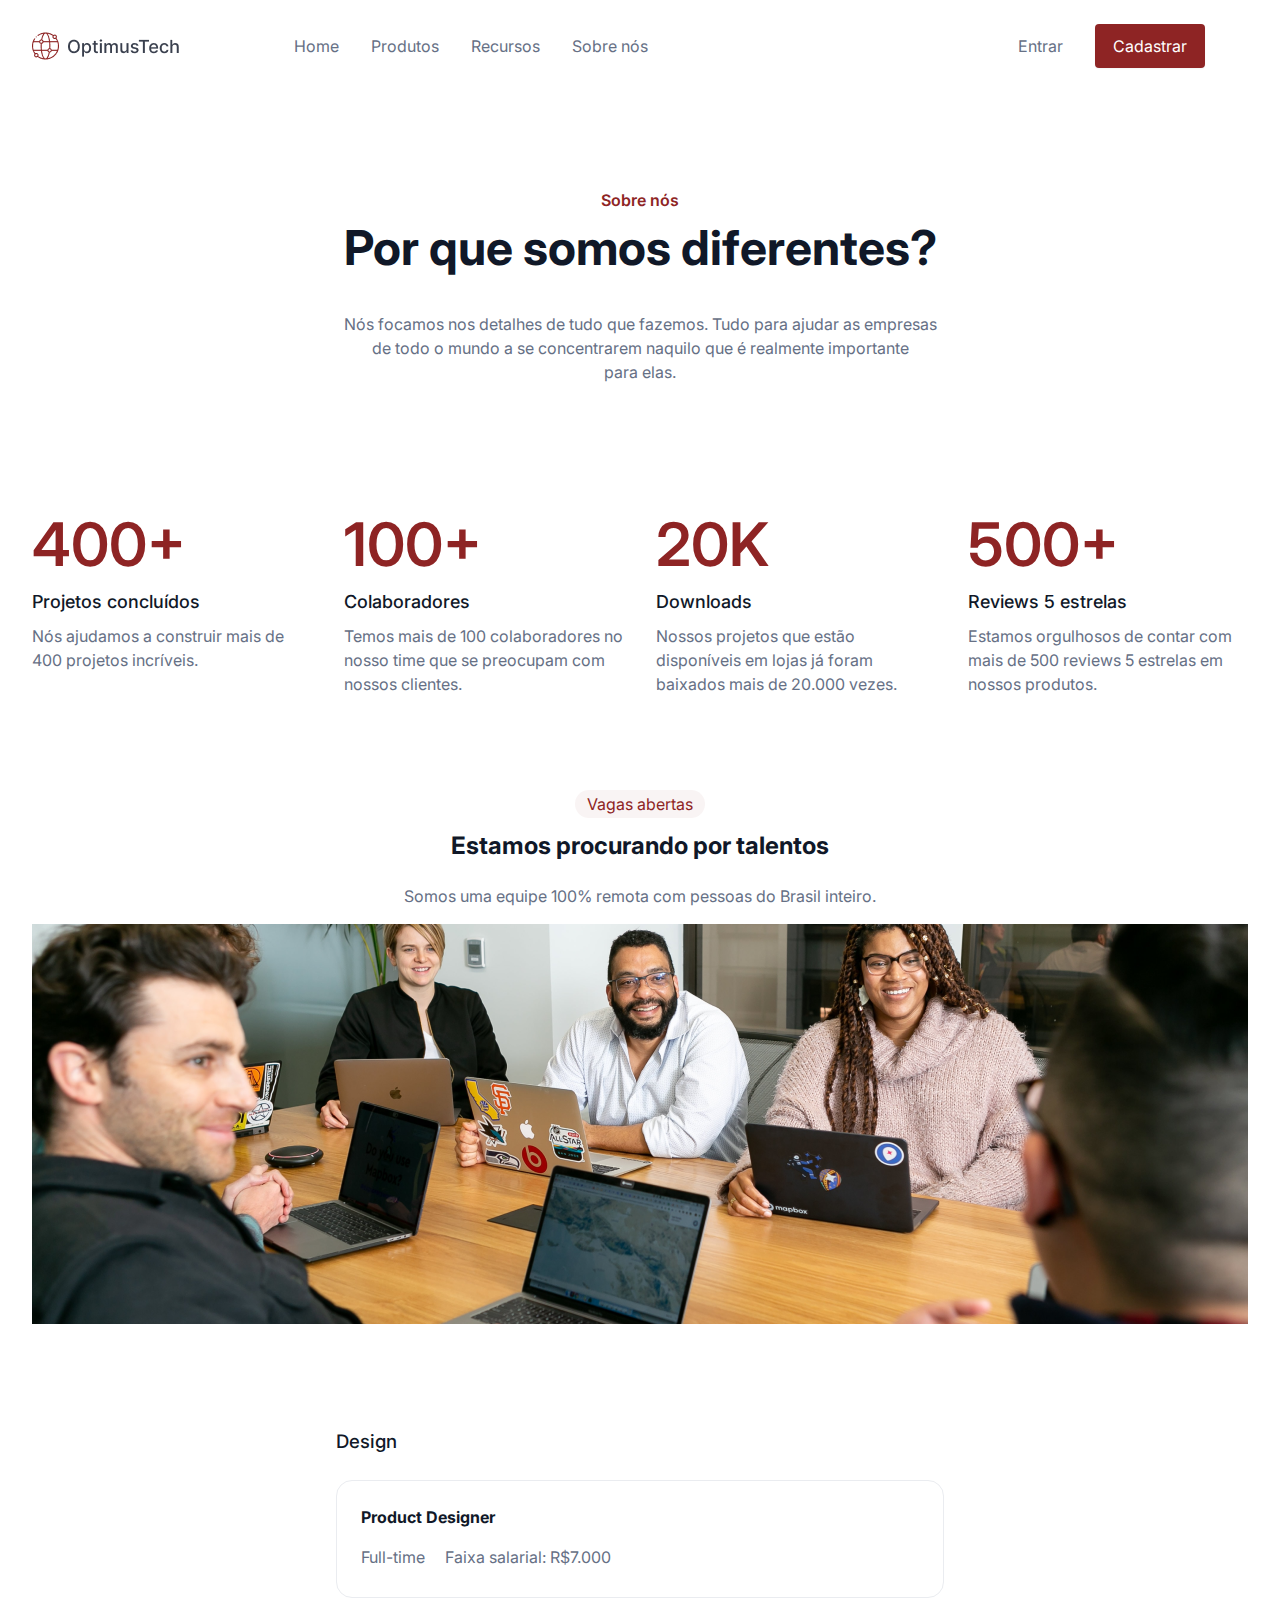
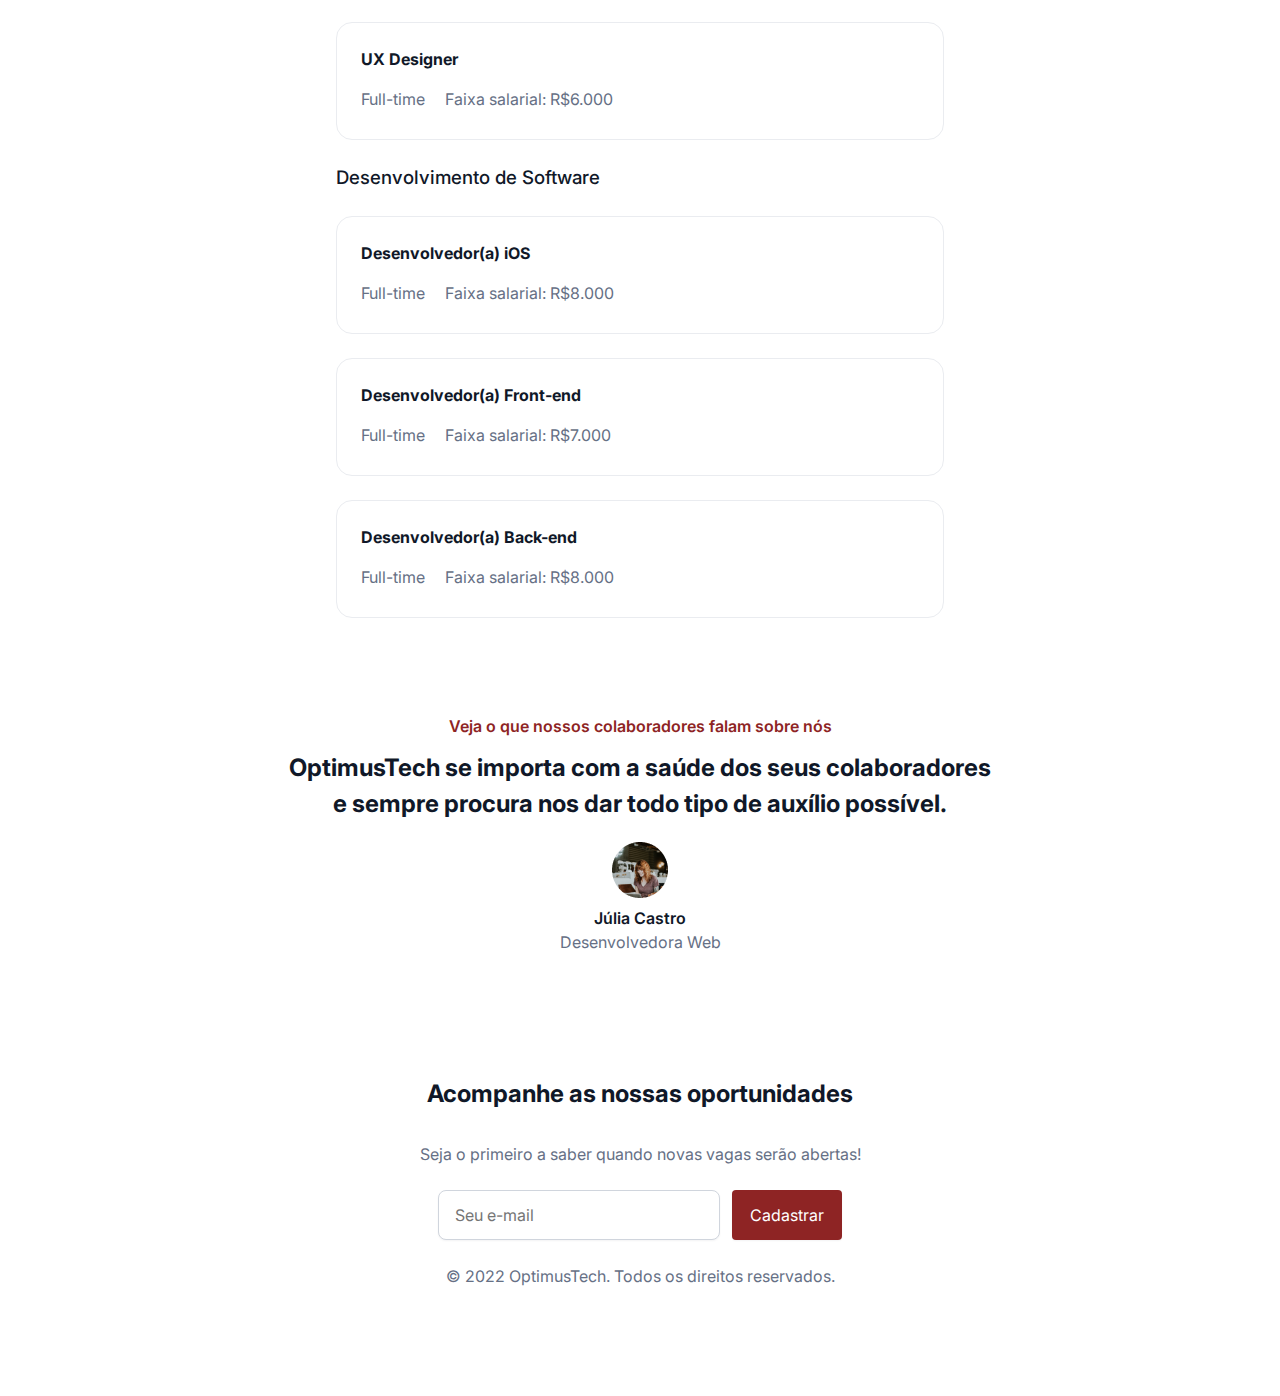
<file: Aula 1 - Do Figma ao Código/7Days-Pagina-Vagas-Completo/index.html>
<!DOCTYPE html>
<html lang="pt-BR">
<head>
    <meta charset="UTF-8">
    <meta name="viewport" content="width=device-width, initial-scale=1.0">
    <title>Página de Vagas</title>
    <link rel="preconnect" href="https://fonts.googleapis.com">
    <link rel="preconnect" href="https://fonts.gstatic.com" crossorigin>
    <link href="https://fonts.googleapis.com/css2?family=Inter:ital,opsz,wght@0,14..32,100..900;1,14..32,100..900&display=swap" rel="stylesheet">
    <link rel="stylesheet" href="./css/style.css">
    <link rel="shortcut icon" href="./images/favicon.png" type="image/x-icon">
</head>
<body>
    <header>
       <div class="container">
        <div class="nav-wrapper">
            <a href="index.html" class="logo">
                <img src="./images/logo.png" alt="Logo da Empresa">
            </a>
            <nav class="main-nav">
                <ul>
                    <li>
                        <a href="#">Home</a>
                    </li>
                    <li>
                        <a href=#>Produtos</a>
                    </li>
                    <li>
                        <a href=#>Recursos</a>
                    </li>
                    <li>
                        <a href=#>Sobre nós</a>
                    </li>
                </ul>
            </nav>
            <div class="nav-buttons">
                <a href="#" class="">Entrar</a>
                <a href="#" class="btn">Cadastrar</a>
            </div>
        </div>
       </div>
    </header>
    <main>
        <section class="wrapper">
            <div class="container">
                <div class="hero">
                    <span class="section-marker"> Sobre nós</span>
                    <h1 class="main-heading">Por que somos diferentes?</h1>
                    <p class="hero-description">Nós focamos nos detalhes de tudo que fazemos. Tudo para ajudar as empresas de todo o mundo a se concentrarem naquilo que é realmente importante para elas.</p>
                </div>
            </div>
        </section>
        <section class="wrapper">
            <div class="container">
                <div class="even-columns">
                    <div class="card">
                        <span class="card-numbers">400+</span>
                        <h3 class="card-title">Projetos concluídos</h3>
                        <p class="card-description">Nós ajudamos a construir mais de 400 projetos incríveis.</p>
                    </div>
                    <div class="card">
                        <span class="card-numbers">100+</span>
                        <h3 class="card-title">Colaboradores</h3>
                        <p class="card-description">Temos mais de 100 colaboradores no nosso time que se preocupam com nossos clientes.</p>
                    </div>
                    <div class="card">
                        <span class="card-numbers">20K</span>
                        <h3 class="card-title">Downloads</h3>
                        <p class="card-description">Nossos projetos que estão disponíveis em lojas já foram baixados mais de 20.000 vezes.</p>
                    </div>
                    <div class="card">
                        <span class="card-numbers">500+</span>
                        <h3 class="card-title">Reviews 5 estrelas</h3>
                        <p class="card-description">Estamos orgulhosos de contar com mais de 500 reviews 5 estrelas em nossos produtos.</p>
                    </div>
                </div>
            </div>
        </section>
        <section class="wrapper">
            <div class="container">
                <div class="vagas-section">
                    <span class="vagas-highlight">Vagas abertas</span>
                    <h2 class="heading-2">Estamos procurando por talentos</h2>
                    <p>Somos uma equipe 100% remota com pessoas do Brasil inteiro.</p>
                    <img src="./images/img_funcionarios.png" alt="">
                </div>
            </div>
        </section>
        <section class="wrapper">
            <div class="container">
                <div class="vagas">
                    <h3 class="vagas-area-title">Design</h3>
                    <div class="card-vaga">
                        <h4>Product Designer</h4>
                        <div class="container-vagas-details">
                            <span>Full-time</span>
                            <span>Faixa salarial: R$7.000</span>
                        </div>
                    </div>
                    <div class="card-vaga">
                        <h4>UX Designer</h4>
                        <div class="container-vagas-details">
                            <span>Full-time</span>
                            <span>Faixa salarial: R$6.000</span>
                        </div>
                    </div>
                    <h3 class="vagas-area-title">Desenvolvimento de Software</h3>
                    <div class="card-vaga">
                        <h4>Desenvolvedor(a) iOS</h4>
                        <div class="container-vagas-details">
                            <span>Full-time</span>
                            <span>Faixa salarial: R$8.000</span>
                        </div>
                    </div>
                    <div class="card-vaga">
                        <h4>Desenvolvedor(a) Front-end</h4>
                        <div class="container-vagas-details">
                            <span>Full-time</span>
                            <span>Faixa salarial: R$7.000</span>
                        </div>
                    </div>
                    <div class="card-vaga">
                        <h4>Desenvolvedor(a) Back-end</h4>
                        <div class="container-vagas-details">
                            <span>Full-time</span>
                            <span>Faixa salarial: R$8.000</span>
                        </div>
                    </div>
                </div>
            </div>
        </section>
        <section class="wrapper">
            <div class="container">
                <div class="depoimentos">
                    <span class="section-marker">Veja o que nossos colaboradores falam sobre nós</span>
                    <h2 class="heading-2">OptimusTech se importa com a saúde dos seus colaboradores e sempre procura nos dar todo tipo de auxílio possível.</h2>
                    <div class="avatar-info">
                        <img src="./images/Avatar.png" alt="avatar"/>
                        <span class="avatar-name">Júlia Castro</span>
                        <span class="avatar-job">Desenvolvedora Web</span>
                    </div>
                </div>
            </div>
        </section>
    </main>
    <footer class="wrapper">
        <div class="container">
            <div class="footer-content">
                 <h2 class="heading-2">Acompanhe as nossas oportunidades</h2>
                <p>Seja o primeiro a saber quando novas vagas serão abertas!</p>
                <form action="" class="form-footer">
                    <input type="text" name="email" id="email" placeholder="Seu e-mail">
                    <button type="submit" class="btn">Cadastrar</button>
                </form>
                <p>© 2022 OptimusTech. Todos os direitos reservados.</p>
            </div>
    </footer>

    
</body>
</html>
</file>
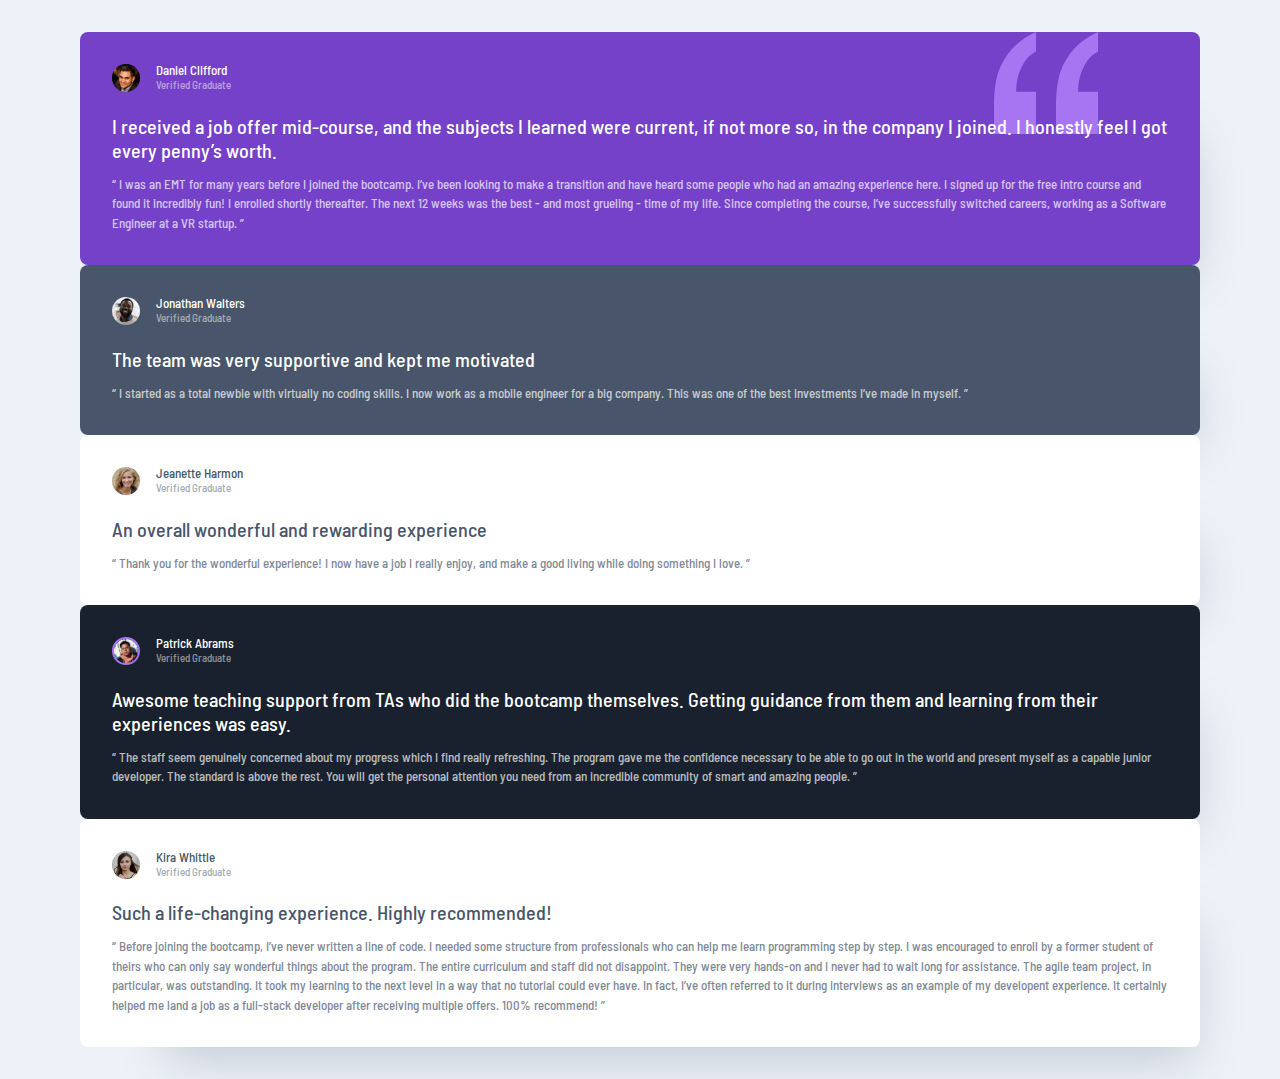
<file: Aula 4 - CSS Grid/Testimonials/index.html>
<!DOCTYPE html>
<html lang="en">

<head>
  <meta charset="UTF-8">
  <meta http-equiv="X-UA-Compatible" content="IE=edge">
  <meta name="viewport" content="width=device-width, initial-scale=1.0">
  <!-- Google font -->
  <link rel="preconnect" href="https://fonts.googleapis.com">
  <link rel="preconnect" href="https://fonts.gstatic.com" crossorigin>
  <link href="https://fonts.googleapis.com/css2?family=Barlow+Semi+Condensed:wght@500;600&display=swap"
    rel="stylesheet">
  <!-- my css -->
  <link rel="stylesheet" href="style.css">
  <title>FEM grid</title>
</head>

<body>
  <main class="testimonial-grid">
    <article class="testimonial flow bg-primary-400 quote text-neutral-100">
      <div class="flex">
        <div>
          <img  src="./images/image-daniel.jpg" alt="daniel clifford">
        </div>
        <div>
          <h2 class="name">Daniel Clifford</h2>
          <p class="position">Verified Graduate</p>
        </div>
      </div>
      <p>
        I received a job offer mid-course, and the subjects I learned were current, if not more so,
        in the company I joined. I honestly feel I got every penny’s worth.
      </p>
      <p>
        “ I was an EMT for many years before I joined the bootcamp. I’ve been looking to make a
        transition and have heard some people who had an amazing experience here. I signed up
        for the free intro course and found it incredibly fun! I enrolled shortly thereafter.
        The next 12 weeks was the best - and most grueling - time of my life. Since completing
        the course, I’ve successfully switched careers, working as a Software Engineer at a VR startup. ”
      </p>
    </article>
    <article class="testimonial flow bg-secondary-400 text-neutral-100">
      <div class="flex">
        <div>
          <img src="./images/image-jonathan.jpg" alt="Jonathan Walters">
        </div>
        <div>
          <h2 class="name">Jonathan Walters</h2>
          <p class="position">Verified Graduate</p>
        </div>
      </div>
      <p>
        The team was very supportive and kept me motivated
      </p>
      <p>
        “ I started as a total newbie with virtually no coding skills. I now work as a mobile engineer
        for a big company. This was one of the best investments I’ve made in myself. ”
      </p>
    </article>
    <article class="testimonial flow bg-neutral-100 text-secondary-400">
      <div class="flex">
        <div>
          <img src="./images/image-jeanette.jpg" alt="Jeanette Harmon">
        </div>
        <div>
          <h2 class="name">Jeanette Harmon</h2>
          <p class="position">Verified Graduate</p>
        </div>
      </div>
      <p>
        An overall wonderful and rewarding experience</p>
      <p>
        “ Thank you for the wonderful experience! I now have a job I really enjoy, and make a good living
        while doing something I love. ”
      </p>
    </article>
    <article class="testimonial flow bg-secondary-500 text-neutral-100">
      <div class="flex">
        <div>
          <img class="border-primary-400" src="./images/image-patrick.jpg" alt="Patrick Abrams">
        </div>
        <div>
          <h2 class="name">Patrick Abrams</h2>
          <p class="position">Verified Graduate</p>
        </div>
      </div>
      <p>
        Awesome teaching support from TAs who did the bootcamp themselves. Getting guidance from them and
        learning from their experiences was easy.
      </p>
      <p>
        “ The staff seem genuinely concerned about my progress which I find really refreshing. The program
        gave me the confidence necessary to be able to go out in the world and present myself as a capable
        junior developer. The standard is above the rest. You will get the personal attention you need from
        an incredible community of smart and amazing people. ”
      </p>
    </article>
    <article class="testimonial flow bg-neutral-100 text-secondary-400">
      <div class="flex">
        <div>
          <img src="./images/image-kira.jpg" alt="Kira Whittle">
        </div>
        <div>
          <h2 class="name">Kira Whittle</h2>
          <p class="position">Verified Graduate</p>
        </div>
      </div>
      <p>
        Such a life-changing experience. Highly recommended!
      </p>
      <p>
        “ Before joining the bootcamp, I’ve never written a line of code. I needed some structure from
        professionals who can help me learn programming step by step. I was encouraged to enroll by a former
        student of theirs who can only say wonderful things about the program. The entire curriculum and staff
        did not disappoint. They were very hands-on and I never had to wait long for assistance. The agile team
        project, in particular, was outstanding. It took my learning to the next level in a way that no tutorial
        could ever have. In fact, I’ve often referred to it during interviews as an example of my developent
        experience. It certainly helped me land a job as a full-stack developer after receiving multiple offers.
        100% recommend! ”
      </p>
    </article>
  </main>




</body>

</html>
</file>
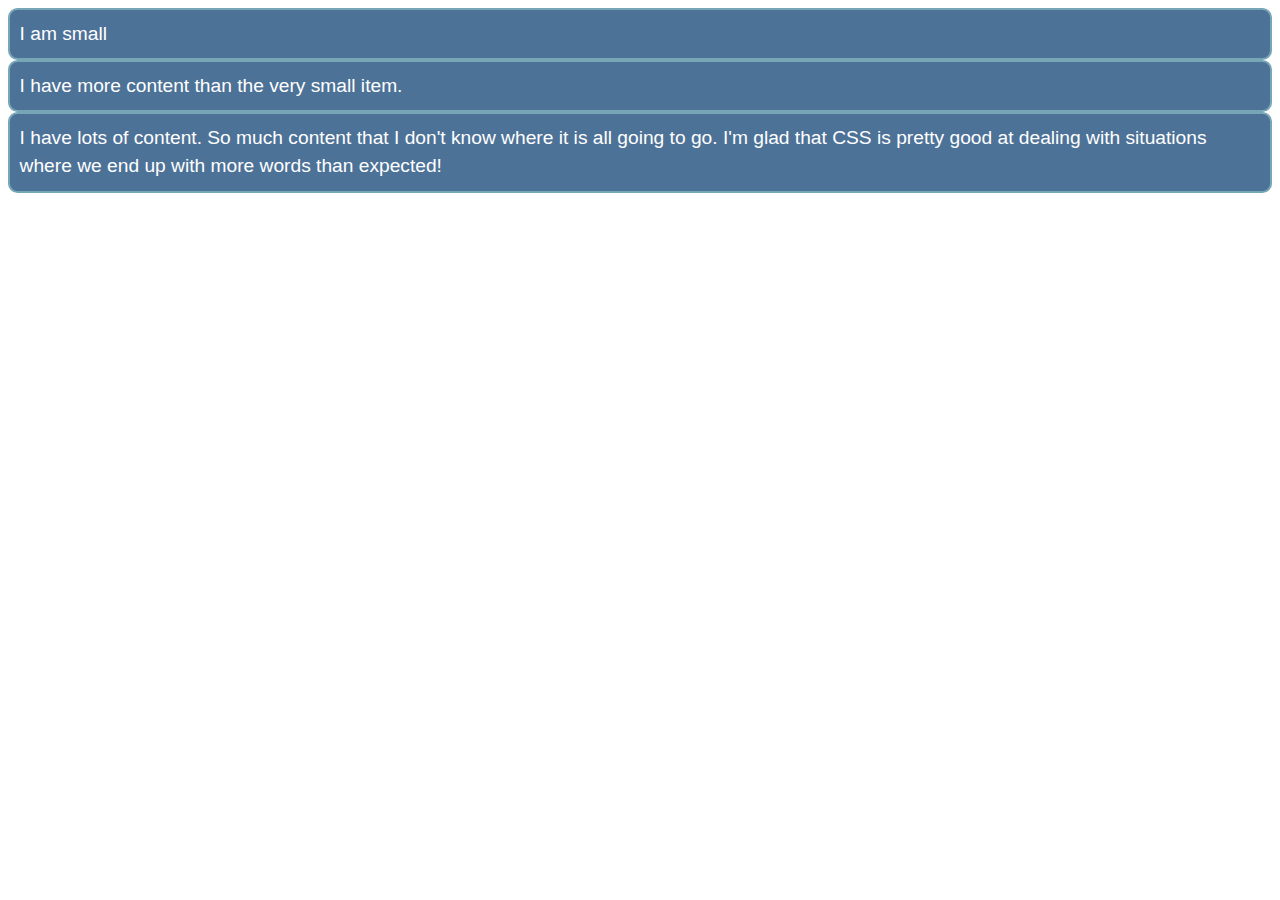
<file: Aula 2 - Flexbox do Basico ao Avançado/Exercicios Flexbox/Ex2/index.html>
<!DOCTYPE html>
<html lang="pt-BR">
<head>
    <meta charset="UTF-8">
    <meta name="viewport" content="width=device-width, initial-scale=1.0">
    <title>Document</title>
    <link rel="stylesheet" href="style.css">
</head>
<body>
    <ul>
        <li>I am small</li>
        <li>I have more content than the very small item.</li>
        <li>
            I have lots of content. So much content that I don't know where it is all
            going to go. I'm glad that CSS is pretty good at dealing with situations
            where we end up with more words than expected!
        </li>
        </ul>
</body>
</html>
</file>
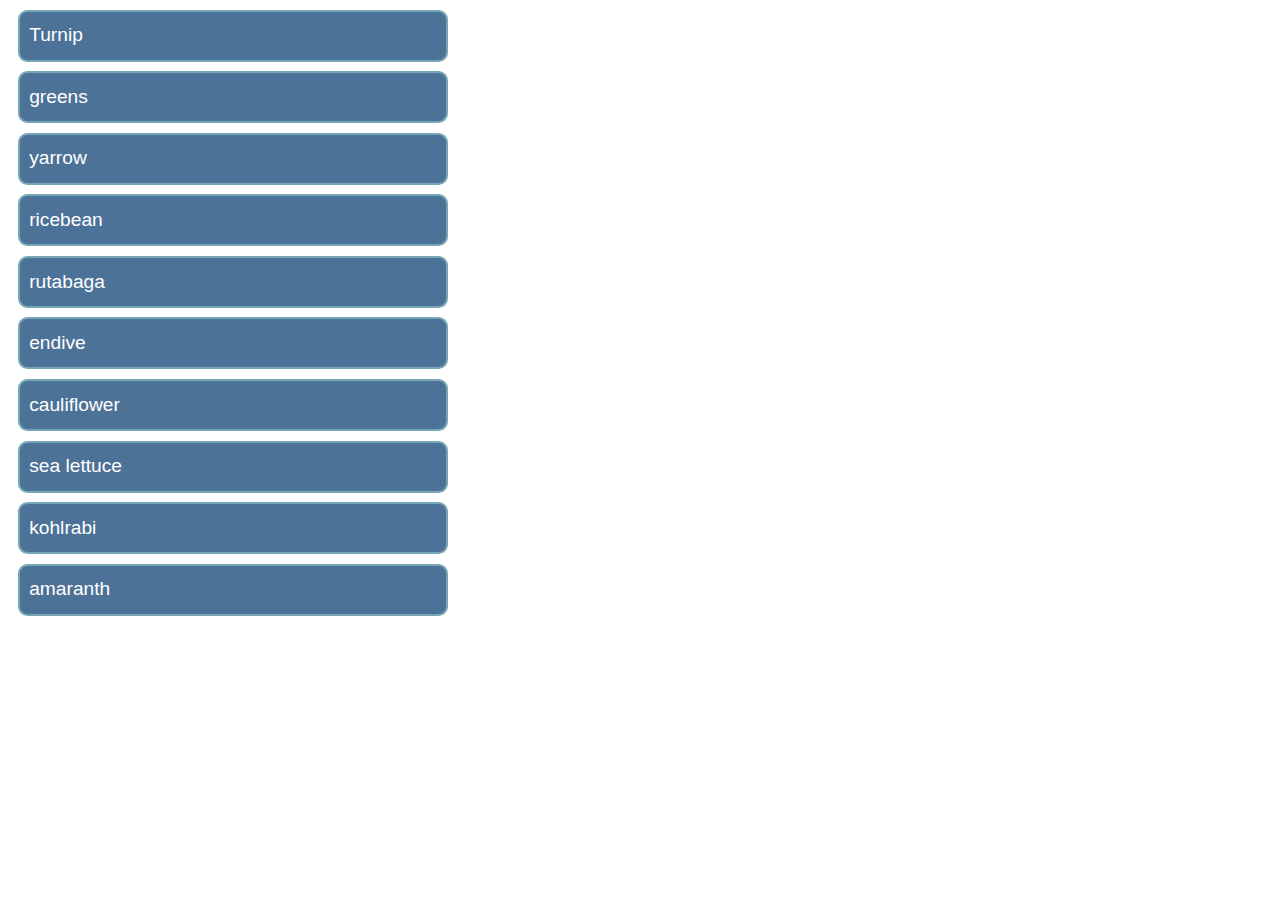
<file: Aula 2 - Flexbox do Basico ao Avançado/Exercicios Flexbox/Ex3/index.html>
<!DOCTYPE html>
<html lang="pt-BR">
<head>
    <meta charset="UTF-8">
    <meta name="viewport" content="width=device-width, initial-scale=1.0">
    <title>Document</title>
    <link rel="stylesheet" href="style.css">
</head>
<body>
    <ul>
        <li>Turnip</li>
        <li>greens</li>
        <li>yarrow</li>
        <li>ricebean</li>
        <li>rutabaga</li>
        <li>endive</li>
        <li>cauliflower</li>
        <li>sea lettuce</li>
        <li>kohlrabi</li>
        <li>amaranth</li>
    </ul>
</body>
</html>
</file>
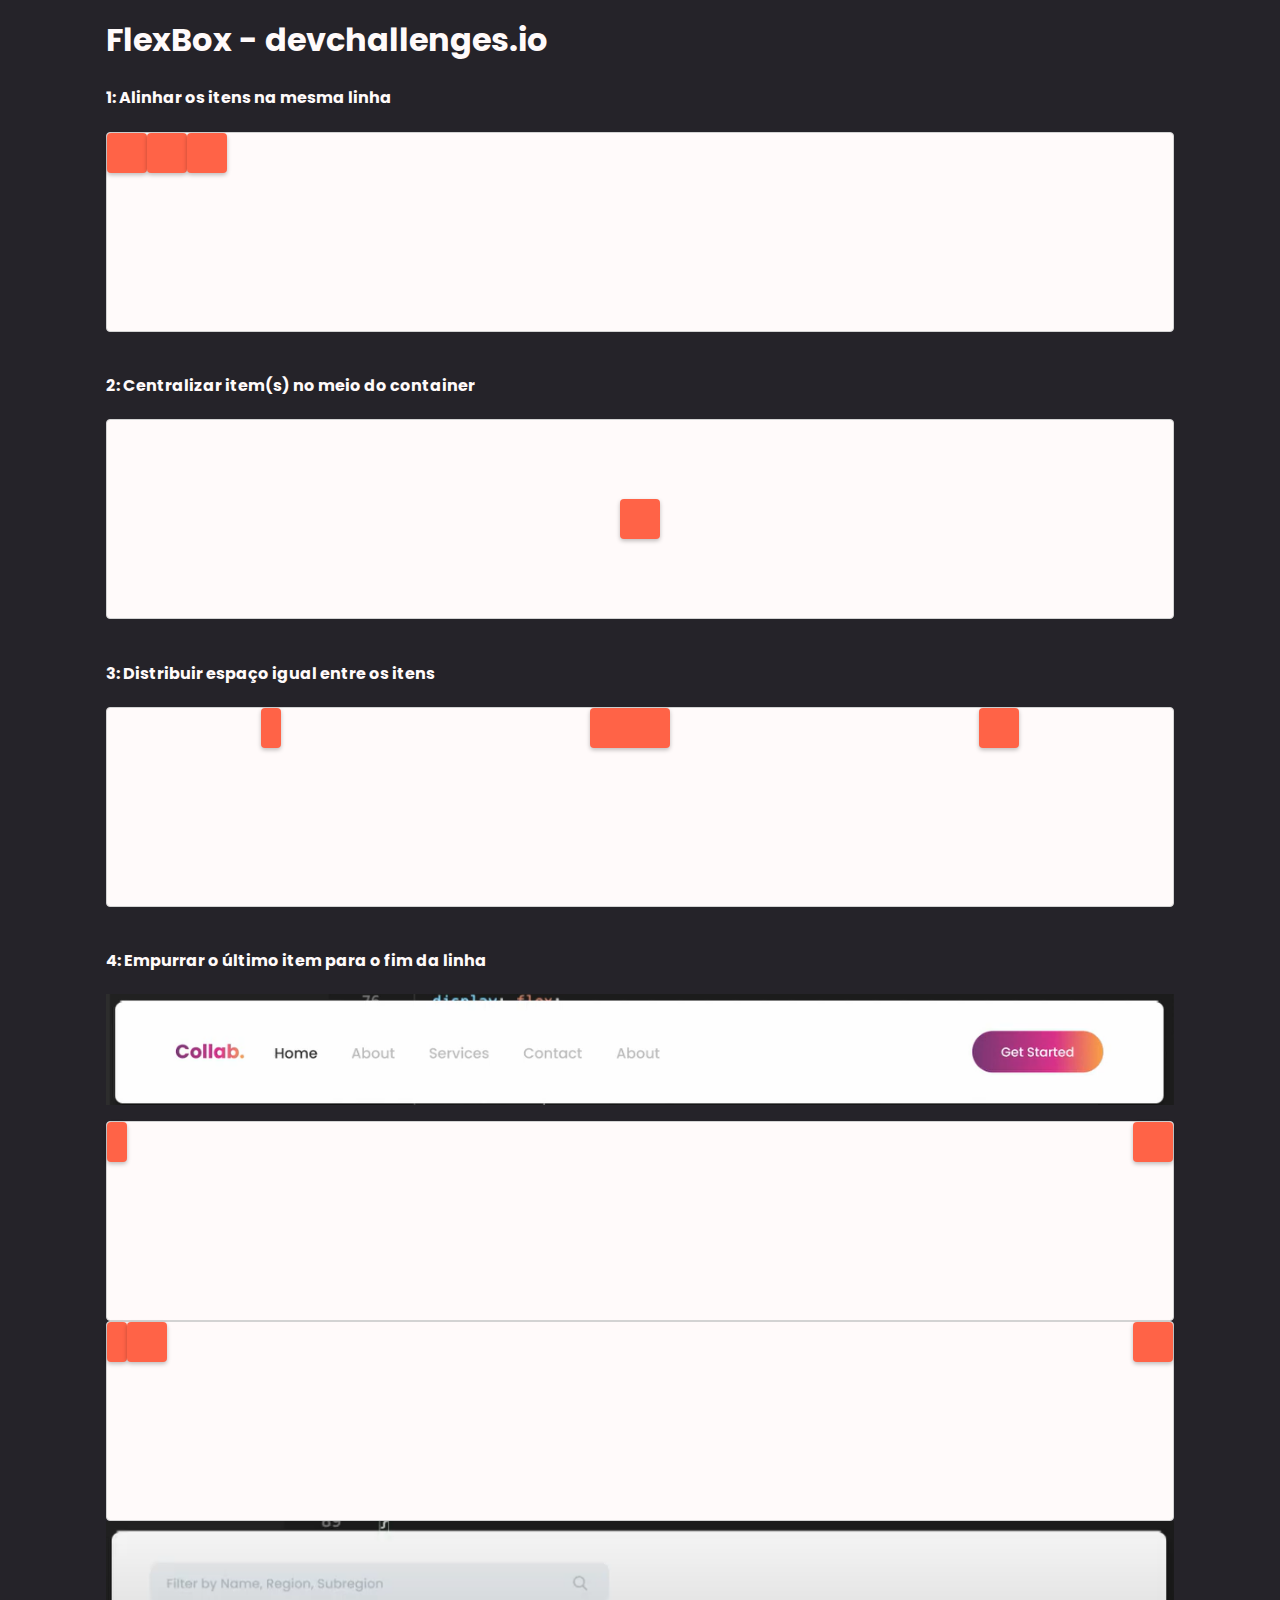
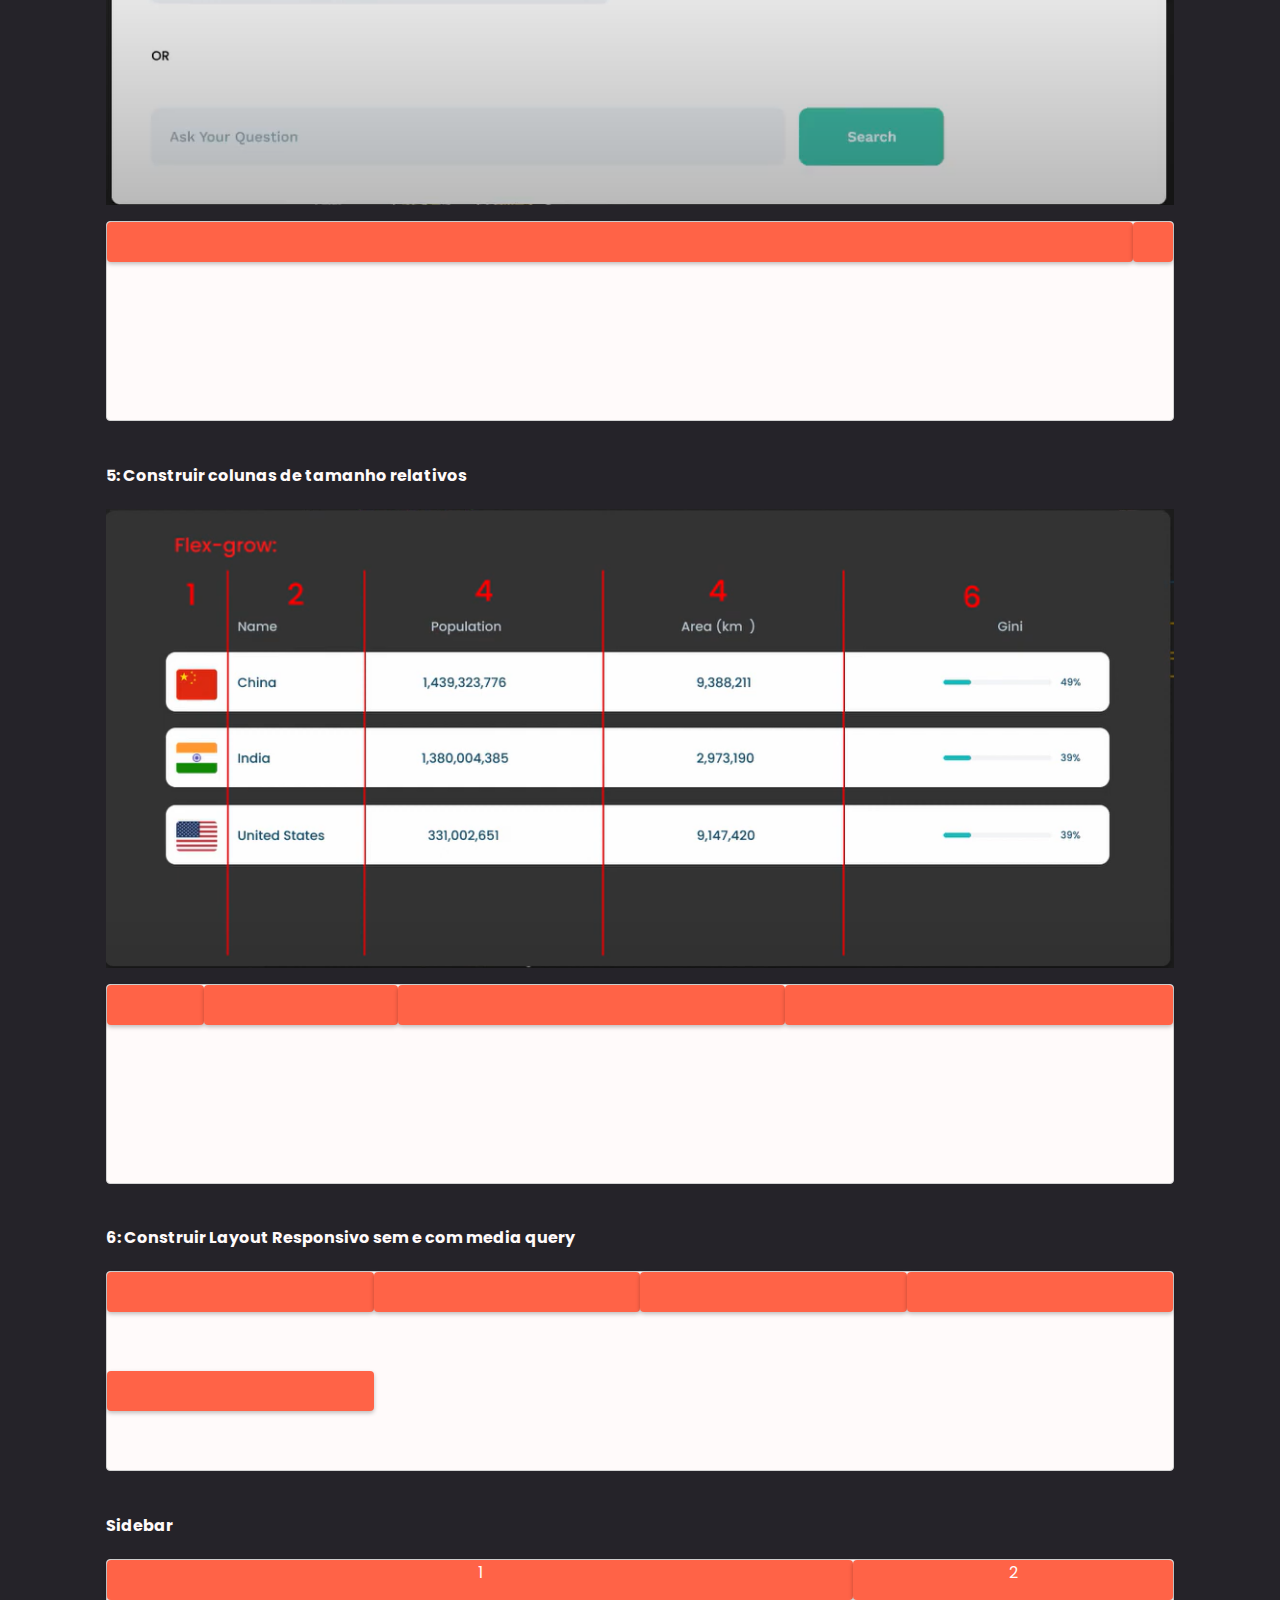
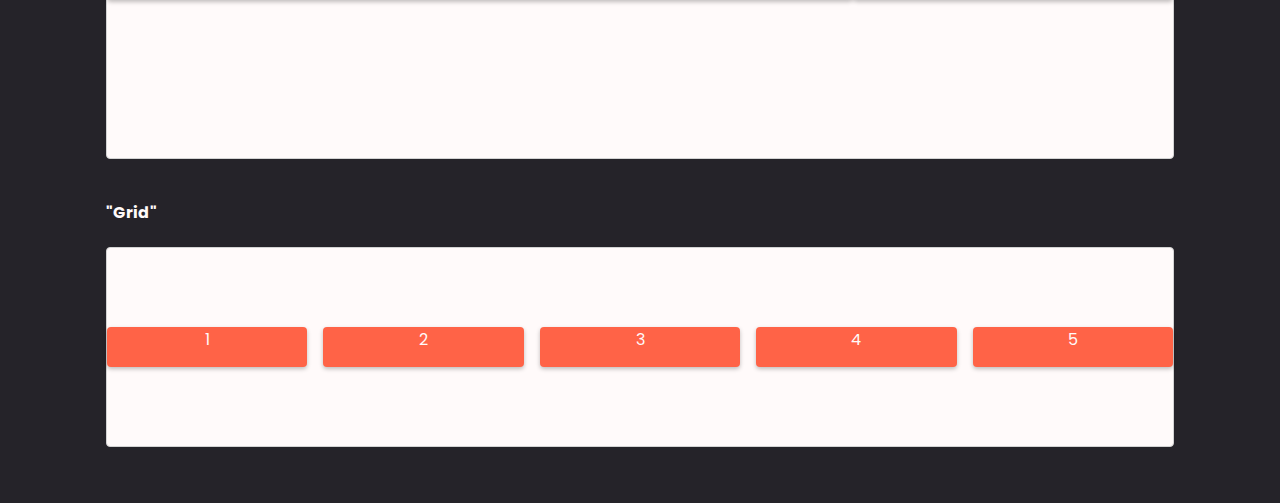
<file: Aula 2 - Flexbox do Basico ao Avançado/Exercicios Flexbox/Flexbox Use Cases - Resolvido/index.html>
<html lang="en">
  <head>
    <meta charset="UTF-8" />
    <meta name="viewport" content="width=device-width, initial-scale=1.0" />
    <title>FlexBox</title>

    <link rel="stylesheet" href="style.css" />
  </head>
  <body>
    <h1>FlexBox - devchallenges.io</h1>
    <div class="task task-1">
      <h4>1: Alinhar os itens na mesma linha</h4>

      <div class="container">
        <div class="item"></div>
        <div class="item"></div>
        <div class="item"></div>
      </div>
    </div>

    <div class="task task-2">
      <h4>2: Centralizar item(s) no meio do container</h4>

      <div class="container">
        <div class="item"></div>
      </div>
    </div>

    <div class="task task-3">
      <h4>3: Distribuir espaço igual entre os itens</h4>

      <div class="container">
        <div class="item sm"></div>

        <div class="item lg"></div>

        <div class="item"></div>
      </div>
    </div>

    <div class="task task-4">
      <h4>4: Empurrar o último item para o fim da linha</h4>
      <img src="./images/imagem-1.png" alt="">

      <div class="option-1">
        <div class="container">
          <div class="item sm"></div>

          <div class="item"></div>
        </div>
      </div>

      <div class="option-2">
        <div class="container">
          <div class="item sm"></div>

          <div class="item"></div>

          <div class="item"></div>
        </div>
      </div>
      <img src="./images/form.png" alt="">
      <div class="option-3">
        <div class="container">
          <div class="item sm"></div>

          <div class="item"></div>
        </div>
      </div>
    </div>

    <div class="task task-5">
      <h4>5: Construir colunas de tamanho relativos</h4>
      <img src="./images/tabela.png" alt="">

      <div class="container">
        <div class="item item-1"></div>

        <div class="item item-2"></div>

        <div class="item item-3"></div>

        <div class="item item-4"></div>
      </div>
    </div>

    <div class="task task-6">
      <h4>6: Construir Layout Responsivo sem e com media query</h4>

      <div class="container">
        <div class="item lg"></div>

        <div class="item lg"></div>

        <div class="item lg"></div>

        <div class="item lg"></div>

        <div class="item lg"></div>
      </div>
    </div>

    <div class="task task-7">
      <h4>Sidebar </h4>

      <div class="container">
        <div class="item item-1">1</div>

        <div class="item item-2">2</div>

      </div>
    </div>

    <div class="task task-8">
      <h4>"Grid"</h4>

      <div class="container">
        <div class="item item-1">1</div>

        <div class="item item-2">2</div>

        <div class="item item-3">3</div>

        <div class="item item-4">4</div>

        <div class="item item-5">5</div>
      </div>
    </div>
  </body>
</html>
</file>
<file: Aula 1 - Do Figma ao Código/7Days-Pagina-Vagas-Completo/css/style.css>
:root{
    --bg-white: #FFF;
    --dark-gray: #101828;
    --light-gray: #667085;
    --primary-red: #8E2424;

    --font-family: 'Inter', sans-serif;

    --media-query-mobile: (max-width: 768px);
    --media-query-tablet: (min-width: 769px) and (max-width: 1024px);
    --media-query-desktop: (min-width: 1025px);

    --horizontal-padding: 2rem;
}

/* Reset CSS - Fonte: https://www.joshwcomeau.com/css/custom-css-reset/ */

/* 1. Use a more-intuitive box-sizing model */
*, *::before, *::after {
  box-sizing: border-box;
}

/* 2. Remove default margin */
* {
  margin: 0;
  padding: 0;
}

/* 3. Enable keyword animations */
@media (prefers-reduced-motion: no-preference) {
  html {
    interpolate-size: allow-keywords;
  }
}

body {
  /* 4. Add accessible line-height */
  line-height: 1.5;
  /* 5. Improve text rendering */
  -webkit-font-smoothing: antialiased;
}

/* 6. Improve media defaults */
img, picture, video, canvas, svg {
  display: block;
  max-width: 100%;
}

/* 7. Inherit fonts for form controls */
input, button, textarea, select {
  font: inherit;
}

/* 8. Avoid text overflows */
p, h1, h2, h3, h4, h5, h6 {
  overflow-wrap: break-word;
}

/* 9. Improve line wrapping */
p {
  text-wrap: pretty;
}
h1, h2, h3, h4, h5, h6 {
  text-wrap: balance;
}

/*
  10. Create a root stacking context
*/
#root, #__next {
  isolation: isolate;
}

/* Estilos gerais */

body{
    font-size: 16px;
    font-family: var(--font-family);
    color: var(--light-gray);
}

.container{
    max-width: 1280px;
    margin: 0 auto;
    padding: 0 var(--horizontal-padding);
    text-align: center;
}

.btn{
    padding: 0.625em 1.125em;
    background-color: var(--primary-red);
    color: var(--bg-white);
    border: none;
    border-radius: 0.25em;
    text-decoration: none;
    box-shadow: 0 1px 2px 0 rgba(16, 24, 40, 0.05);
}

a {
    color: var(--light-gray);
    text-decoration: none;
}

ul {
    list-style: none;
    padding: 0;
    margin: 0;
}

.section-marker{
    color: var(--primary-red);
    font-weight: 600;
}

.wrapper{
    margin-bottom: 6rem;
}

/* Navegação  */

.nav-wrapper{
    display: flex;
    align-items: center;
    gap: 2em;
    padding: 1.5em 0;
}

.main-nav, .logo, .nav-buttons{
    flex: 1;
}

.main-nav{
    flex: 3;

    & ul{
        display: flex;
        align-items: center;
        gap: 2em;
        
    }
}

.nav-buttons{
    display: flex;
    align-items: center;
    gap: 2em;
}

/* Seção principal */

.main-heading{
    font-size: 3em;
    color: var(--dark-gray); 
}
.hero{
    padding-top: 6em;

    & > * {
        padding-bottom: 1.75rem;
    }

}

 .hero-description{
        max-width: 50%;
        margin: 0 auto;
    }
/* Seção cards */

.even-columns{
    display: flex;
    justify-content: center;
    gap: 2em;
    text-align: left;

    
    & > * {
        flex: 1 1 250px;
    }
}

.card-numbers{
    font-size: 3.75em;
    color: var(--primary-red);
    font-weight: 600;
    line-height: 4.5rem;
}

.card-title{
    font-weight: 500;
    font-size: 1.125em;
    color: var(--dark-gray);
    line-height: 1.75rem;
    padding-top: 0.5rem;
}

.card-description{
    line-height: 1.5rem;
    padding-top: 0.5rem;
}

/* Destaque Vagas abertas */

.vagas-section > *{
    padding: 0.5em 0;
}

.vagas-highlight{
    color: var(--primary-red);
    padding:  0.25em 0.75em;
    background: rgba(142, 36, 36, 0.05);
    border-radius: 1em;
}

.heading-2{
    color: var(--dark-gray);
}

/* Vagas */

.vagas{
    text-align: left;
    margin: 0 auto;
    width: 50%;
}

.vagas-area-title{
    color: var(--dark-gray);
    font-weight: 500;
}

.card-vaga{
    border-radius: 16px;
    border: 1px solid #EAECF0;
    background: var(#FFF);
    padding: 1.5em 1.5em 1.75em 1.5em;
    margin: 1.5em 0;
    display: flex;
    flex-direction: column;
    gap: 1em;

     & h4{
        color: var(--dark-gray);

    }
}

.container-vagas-details span:first-child{
    margin-right: 1em;
    
}

/* Depoimentos */
.depoimentos > *{
    padding: 0.5em 0;
}

.avatar-info{
    display: flex;
    align-items: center;
    flex-direction: column;

    & img{
        margin-bottom: .5em;
    }
}

.avatar-name{
    font-weight: 600;
    color: var(--dark-gray);
}

/* Footer */
.footer-content > *{
    padding: .75em 0;
}

.form-footer{
    display: flex;
    justify-content: center;
    gap: .75em;

    
    & input{
        padding: 0.75em 1em;
        border-radius: 8px;
        border: 1px solid #D0D5DD;
        background: var( #FFF);

        /* Shadow/xs */
        box-shadow: 0 1px 2px 0 rgba(16, 24, 40, 0.05);
    }
}
</file>
<file: Aula 4 - CSS Grid/Testimonials/style.css>
:root {
  --clr-primary-400: 263 55% 52%;
  --clr-secondary-400: 217 19% 35%;
  --clr-secondary-500: 219 29% 14%;
  --clr-neutral-100: 0 0% 100%;
  --clr-neutral-200: 210 46% 95%;
  --clr-neutral-300: 0 0% 81%;

  --ff-primary: "Barlow Semi Condensed", sans-serif;

  --fw-400: 500;
  --fw-700: 600;

  --fs-300: 0.6875rem;
  --fs-400: 0.8125rem;
  --fs-500: 1.25rem;
}

/* Box sizing rules */
*,
*::before,
*::after {
  box-sizing: border-box;
}

/* Remove default margin */
body,
h1,
h2,
h3,
h4,
p,
figure,
blockquote,
dl,
dd {
  margin: 0;
}

/* Remove list styles on ul, ol elements with a list role, which suggests default styling will be removed */
ul[role="list"],
ol[role="list"] {
  list-style: none;
}

/* Set core root defaults */
html:focus-within {
  scroll-behavior: smooth;
}

/* Set core body defaults */
body {
  min-height: 100vh;
  text-rendering: optimizeSpeed;
  line-height: 1.5;
}

/* A elements that don't have a class get default styles */
a:not([class]) {
  text-decoration-skip-ink: auto;
}

/* Make images easier to work with */
img,
picture {
  max-width: 100%;
  display: block;
}

/* Inherit fonts for inputs and buttons */
input,
button,
textarea,
select {
  font: inherit;
}

/* Remove all animations, transitions and smooth scroll for people that prefer not to see them */
@media (prefers-reduced-motion: reduce) {
  html:focus-within {
    scroll-behavior: auto;
  }

  *,
  *::before,
  *::after {
    animation-duration: 0.01ms !important;
    animation-iteration-count: 1 !important;
    transition-duration: 0.01ms !important;
    scroll-behavior: auto !important;
  }
}

body {
  display: grid;
  place-content: center;
  min-height: 100vh;

  font-family: var(--ff-primary);
  font-weight: var(--fw-400);

  background-color: hsl(var(--clr-neutral-200));
}

h1,
h2,
h3 {
  font-weight: var(--fw-700);
}

/* utilities */
.flex {
  display: flex;
  gap: var(--gap, 1rem);
}

.flow > *:where(:not(:first-child)) {
  margin-top: var(--flow-spacer, 1em);
}

.bg-primary-400 {
  background: hsl(var(--clr-primary-400));
}
.bg-secondary-400 {
  background: hsl(var(--clr-secondary-400));
}
.bg-secondary-500 {
  background: hsl(var(--clr-secondary-500));
}

.bg-neutral-100 {
  background: hsl(var(--clr-neutral-100));
}

.text-neutral-100 {
  color: hsl(var(--clr-neutral-100));
}
.text-secondary-400 {
  color: hsl(var(--clr-secondary-400));
}
.border-primary-400 {
  border: 2px solid #a775f1;
}

/* components */
.testimonial-grid {
  padding-block: 2rem;
  width: min(95%, 70rem);
  margin-inline: auto;
}

.testimonial {
  font-size: var(--fs-400);
  padding: 2rem;
  border-radius: 0.5rem;
  box-shadow: 2.5rem 3.75rem 3rem -3rem hsl(var(--clr-secondary-400) / 0.25);
}


.testimonial.quote {
  background-image: url("./images/bg-pattern-quotation.svg");
  background-repeat: no-repeat;
  background-position: top right 10%;
}

.testimonial img {
  width: 1.75rem;
  aspect-ratio: 1;
  border-radius: 50%;
}

.testimonial .name {
  font-size: var(--fs-400);
  font-weight: var(--fw-400);
  line-height: 1;
}

.testimonial .position {
  font-size: var(--fs-300);
  opacity: 0.5;
}

.testimonial > p:first-of-type {
  font-size: var(--fs-500);
  line-height: 1.2;
}

.testimonial > p:last-of-type {
  opacity: 0.7;
}
</file>
<file: Aula 2 - Flexbox do Basico ao Avançado/Exercicios Flexbox/Ex2/style.css>
body {
  font: 1.2em / 1.5 sans-serif;
}
ul {
  list-style: none;
  padding: 0;
  margin: 0;
  
  & li {
    background-color: #4d7298;
    border: 2px solid #77a6b6;
    border-radius: 0.5em;
    color: #fff;
    padding: 0.5em;
  }
}
</file>
<file: Aula 2 - Flexbox do Basico ao Avançado/Exercicios Flexbox/Ex3/style.css>
body {
  font: 1.2em / 1.5 sans-serif;
}
ul {
  width: 450px;
  list-style: none;
  padding: 0;
  margin: 0;

  & li {
  background-color: #4d7298;
  border: 2px solid #77a6b6;
  border-radius: 0.5em;
  color: #fff;
  padding: 0.5em;
  margin: 0.5em;
  }
}
</file>
<file: Aula 2 - Flexbox do Basico ao Avançado/Exercicios Flexbox/Flexbox Use Cases - Resolvido/style.css>
@import url("https://fonts.googleapis.com/css2?family=Poppins:wght@300;400&display=swap");

* {
  box-sizing: border-box;
}

body {
  background-color: #252329;
  font-family: "Poppins", sans-serif;
  color: snow;

  max-width: 1100px;
  margin: 0 auto;
  padding: 16px;
}

.task {
  padding-bottom: 20px;
  margin-bottom: 20px;
}

.task img{
  max-width: 100%;
  margin-bottom: 1em;;
}

.container {
  background-color: snow;
  border: 1px solid lightgray;
  height: 200px;
  border-radius: 4px;
}

.item {
  width: 40px;
  height: 40px;
  border-radius: 4px;
  box-shadow: 0px 2px 4px rgba(0, 0, 0, 0.25);
  background-color: tomato;
  text-align: center;
}

.sm {
  width: 20px;
}

.lg {
  width: 80px;
}

/* TASK 1 */

.task-1 .container {
  display: flex;
}

/* TASK 2 */

.task-2 .container {
  display: flex;
  justify-content: center;
  align-items: center;
}

/* TASK 3 */

.task-3 .container {
  display: flex;
  justify-content: space-around;
}

/* TASK 4 */

.task-4 .option-1 .container {
  display: flex;
  justify-content: space-between;
}

.task-4 .option-2 .container {
  display: flex;
}

.task-4 .option-2 .container > :last-child{
  margin-left: auto;
}

.task-4 .option-3 .container {
  display: flex;
}

.task-4 .option-3 .item:first-child {
  flex-grow: 1;
}

/* TASK 5 */

.task-5 .container {
  display: flex;
}

.task-5 .item-1 {
  flex:1;
}

.task-5 .item-2 {
  flex:2;
}

.task-5 .item-3 {
  flex:4;
}

.task-5 .item-4 {
  flex: 4;
}

/* TASK 6 */

.task-6 .container {
  display: flex;
  flex-wrap: wrap;
}

.task-6 .item {
  width: 50%;
}

@media (min-width: 375px) {
  .task-6 .item {
    width: 25%;
  }
}


/* TASK 7 */

.task-7 .container {
  display: flex;
}

.task-7 .container > :first-child{
    flex: 1 1 70%;
}

.task-7 .container > :nth-child(2){
    flex: 1 1 30%;
}

/* TASK 8 */

.task-8 .container {
  display: flex;
  flex-wrap: wrap;
  align-content: center;
  gap: 1em;
}

.task-8 .item {
  flex: 1 1 10em;
}
</file>
